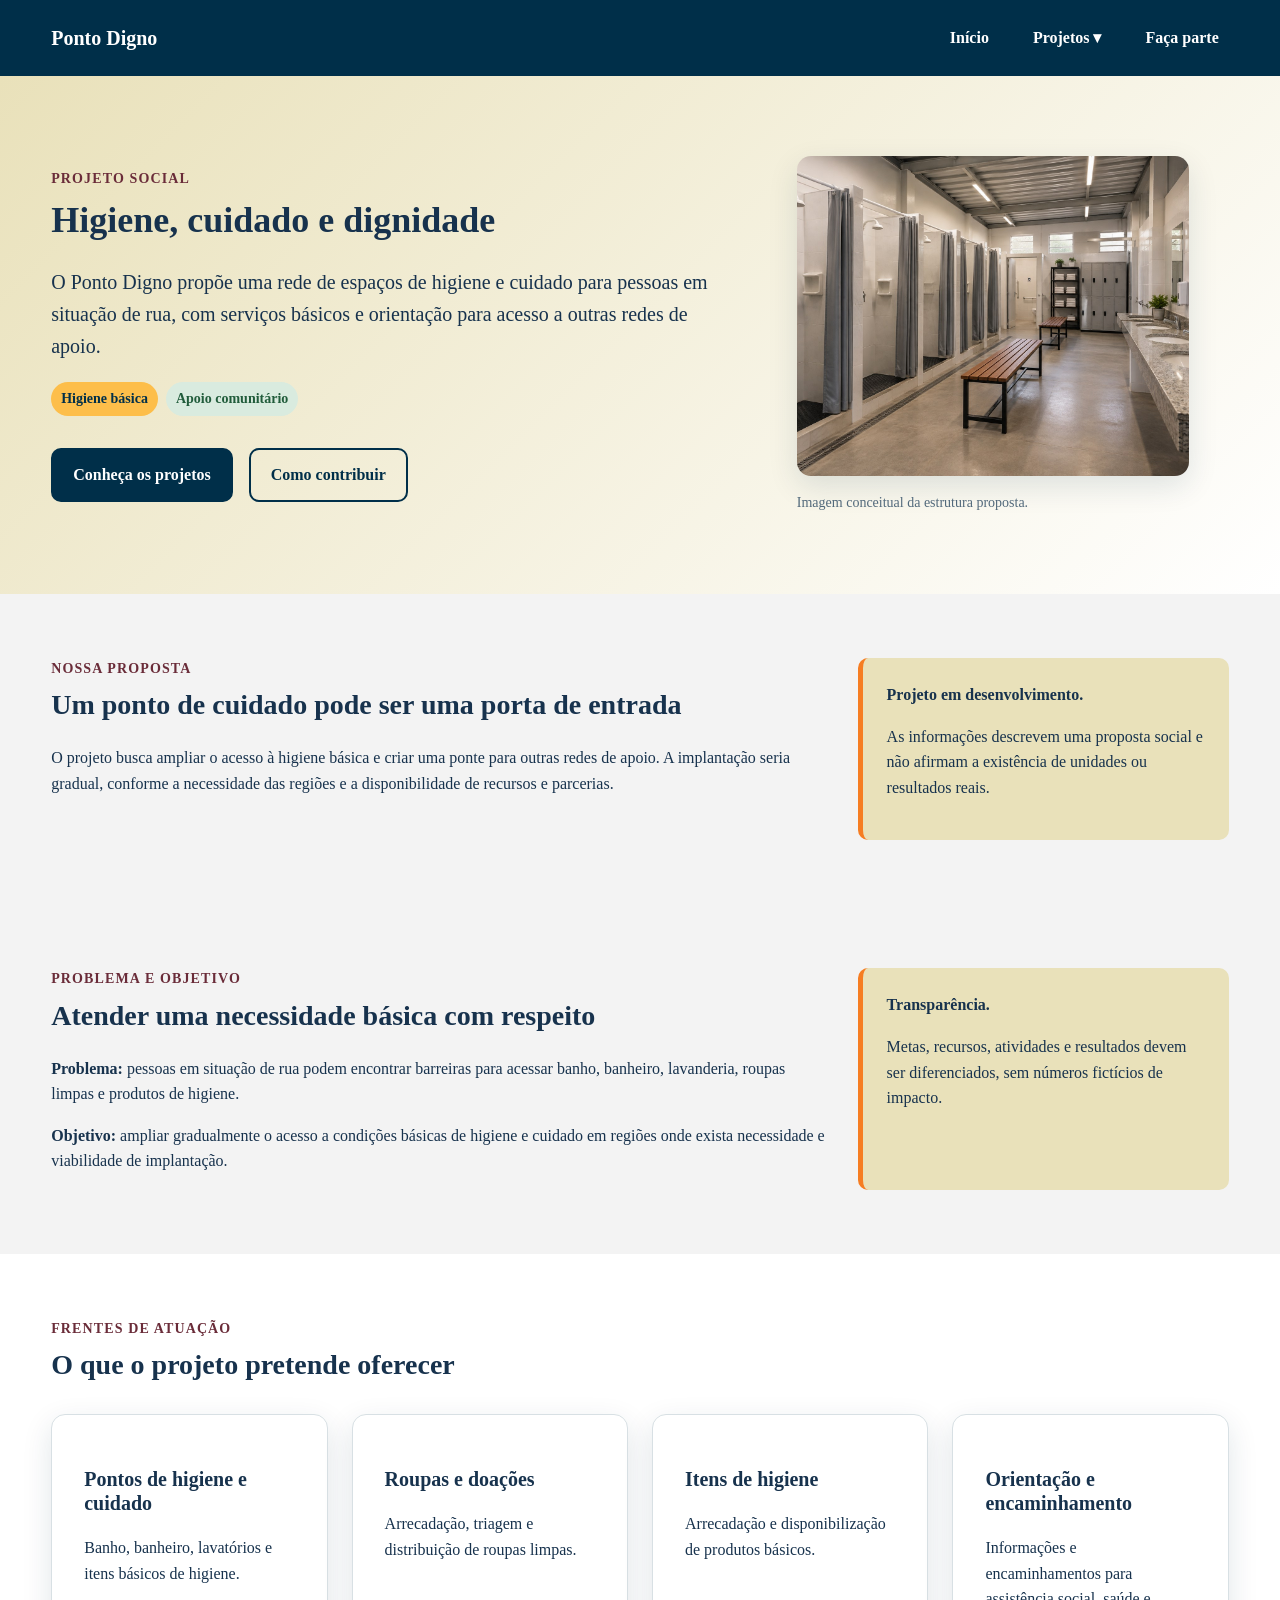
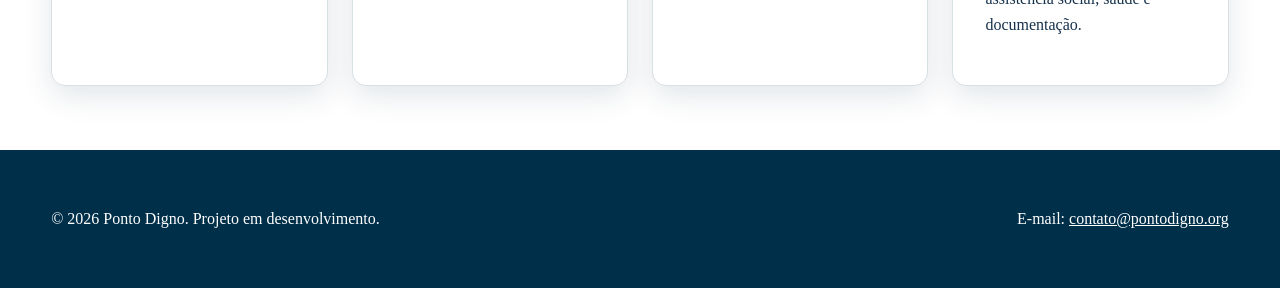
<file: docs/index.html>
<!DOCTYPE html><html lang="pt-BR"><head><meta charset="UTF-8"><meta name="viewport" content="width=device-width, initial-scale=1.0"><meta name="description" content="Ponto Digno: proposta de pontos de higiene e cuidado para pessoas em situação de rua."><title>Ponto Digno | Higiene, cuidado e dignidade</title><link rel="stylesheet" href="css/style.min.css"></head><body><a class="skip-link" href="#conteudo-principal">Pular para o conteúdo principal</a><header class="cabecalho"><div class="container cabecalho-conteudo"><a class="logo" href="index.html">Ponto Digno</a><button class="menu-toggle" id="menu-toggle" type="button" aria-controls="menu-principal" aria-expanded="false" aria-label="Abrir menu">☰</button><nav aria-label="Navegação principal"><ul class="menu" id="menu-principal"><li><a href="index.html" aria-current="page">Início</a></li><li class="menu-item-dropdown"><a class="menu-trigger" href="projetos.html">Projetos ▾</a><ul class="submenu"><li><a href="projetos.html#higiene">Pontos de higiene</a></li><li><a href="projetos.html#doacoes">Doações</a></li><li><a href="projetos.html#encaminhamento">Orientação</a></li></ul></li><li><a href="cadastro.html">Faça parte</a></li></ul></nav></div></header><main id="conteudo-principal"><section class="hero"><div class="container grid-12"><div class="hero-copy"><p class="eyebrow">Projeto social</p><h1>Higiene, cuidado e dignidade</h1><p class="lead">O Ponto Digno propõe uma rede de espaços de higiene e cuidado para pessoas em situação de rua, com serviços básicos e orientação para acesso a outras redes de apoio.</p><div class="badges"><span class="badge badge-destaque">Higiene básica</span><span class="badge badge-voluntario">Apoio comunitário</span></div><div class="acoes"><a class="botao" href="projetos.html">Conheça os projetos</a><button class="botao botao-secundario" type="button" data-open-modal onclick="window.PontoDignoUI ? window.PontoDignoUI.abrirModal(this) : document.querySelector('#modal-contribuir').classList.add('aberto')">Como contribuir</button></div></div><figure class="hero-media imagem-destaque"><img fetchpriority="high" src="imagens/03_estrutura_ponto.jpg" alt="Ilustração de um espaço coletivo de higiene com chuveiro, pia, bancos e armários."><figcaption>Imagem conceitual da estrutura proposta.</figcaption></figure></div></section><section class="secao"><div class="container grid-12"><div class="coluna-8"><p class="eyebrow">Nossa proposta</p><h2>Um ponto de cuidado pode ser uma porta de entrada</h2><p>O projeto busca ampliar o acesso à higiene básica e criar uma ponte para outras redes de apoio. A implantação seria gradual, conforme a necessidade das regiões e a disponibilidade de recursos e parcerias.</p></div><aside class="alerta coluna-4" role="note"><strong>Projeto em desenvolvimento.</strong><p>As informações descrevem uma proposta social e não afirmam a existência de unidades ou resultados reais.</p></aside></div></section><section class="secao"><div class="container grid-12"><div class="coluna-8"><p class="eyebrow">Problema e objetivo</p><h2>Atender uma necessidade básica com respeito</h2><p><strong>Problema:</strong> pessoas em situação de rua podem encontrar barreiras para acessar banho, banheiro, lavanderia, roupas limpas e produtos de higiene.</p><p><strong>Objetivo:</strong> ampliar gradualmente o acesso a condições básicas de higiene e cuidado em regiões onde exista necessidade e viabilidade de implantação.</p></div><aside class="alerta coluna-4" role="note"><strong>Transparência.</strong><p>Metas, recursos, atividades e resultados devem ser diferenciados, sem números fictícios de impacto.</p></aside></div></section><section class="secao secao-clara"><div class="container"><p class="eyebrow">Frentes de atuação</p><h2>O que o projeto pretende oferecer</h2><div class="cards"><article class="card"><h3>Pontos de higiene e cuidado</h3><p>Banho, banheiro, lavatórios e itens básicos de higiene.</p></article><article class="card"><h3>Roupas e doações</h3><p>Arrecadação, triagem e distribuição de roupas limpas.</p></article><article class="card"><h3>Itens de higiene</h3><p>Arrecadação e disponibilização de produtos básicos.</p></article><article class="card"><h3>Orientação e encaminhamento</h3><p>Informações e encaminhamentos para assistência social, saúde e documentação.</p></article></div></div></section></main><footer class="rodape"><div class="container rodape-conteudo"><p>© 2026 Ponto Digno. Projeto em desenvolvimento.</p><address>E-mail: <a href="mailto:contato@pontodigno.org">contato@pontodigno.org</a></address></div></footer><div class="modal-backdrop" id="modal-contribuir" aria-hidden="true"><div class="modal" role="dialog" aria-modal="true" aria-labelledby="modal-titulo" aria-describedby="modal-descricao"><button class="modal-close" id="modal-close" type="button" aria-label="Fechar" onclick="window.PontoDignoUI ? window.PontoDignoUI.fecharModal() : document.querySelector('#modal-contribuir').classList.remove('aberto')">×</button><p class="eyebrow">Apoio</p><h2 id="modal-titulo">Formas de contribuição</h2><p id="modal-descricao">Você pode participar como voluntário, doador ou parceiro. O cadastro é demonstrativo nesta etapa.</p><div class="badges"><span class="badge badge-voluntario">Voluntariado</span><span class="badge badge-destaque">Doações</span><span class="badge">Parcerias</span></div><div class="acoes"><a class="botao" href="cadastro.html">Abrir cadastro</a><button class="botao botao-secundario" type="button" data-toast="Obrigado pelo interesse no Ponto Digno." onclick="window.PontoDignoUI ? window.PontoDignoUI.mostrarToast(this.getAttribute('data-toast')) : (document.querySelector('#toast').textContent=this.getAttribute('data-toast'), document.querySelector('#toast').classList.add('visivel'))">Mostrar confirmação</button></div></div></div><div class="toast" id="toast" role="status" aria-live="polite"></div><script src="js/storage.min.js"></script><script src="js/ui.min.js"></script><script src="js/formulario.min.js"></script><script src="js/router.min.js"></script><script src="js/script.min.js"></script></body></html>
</file>
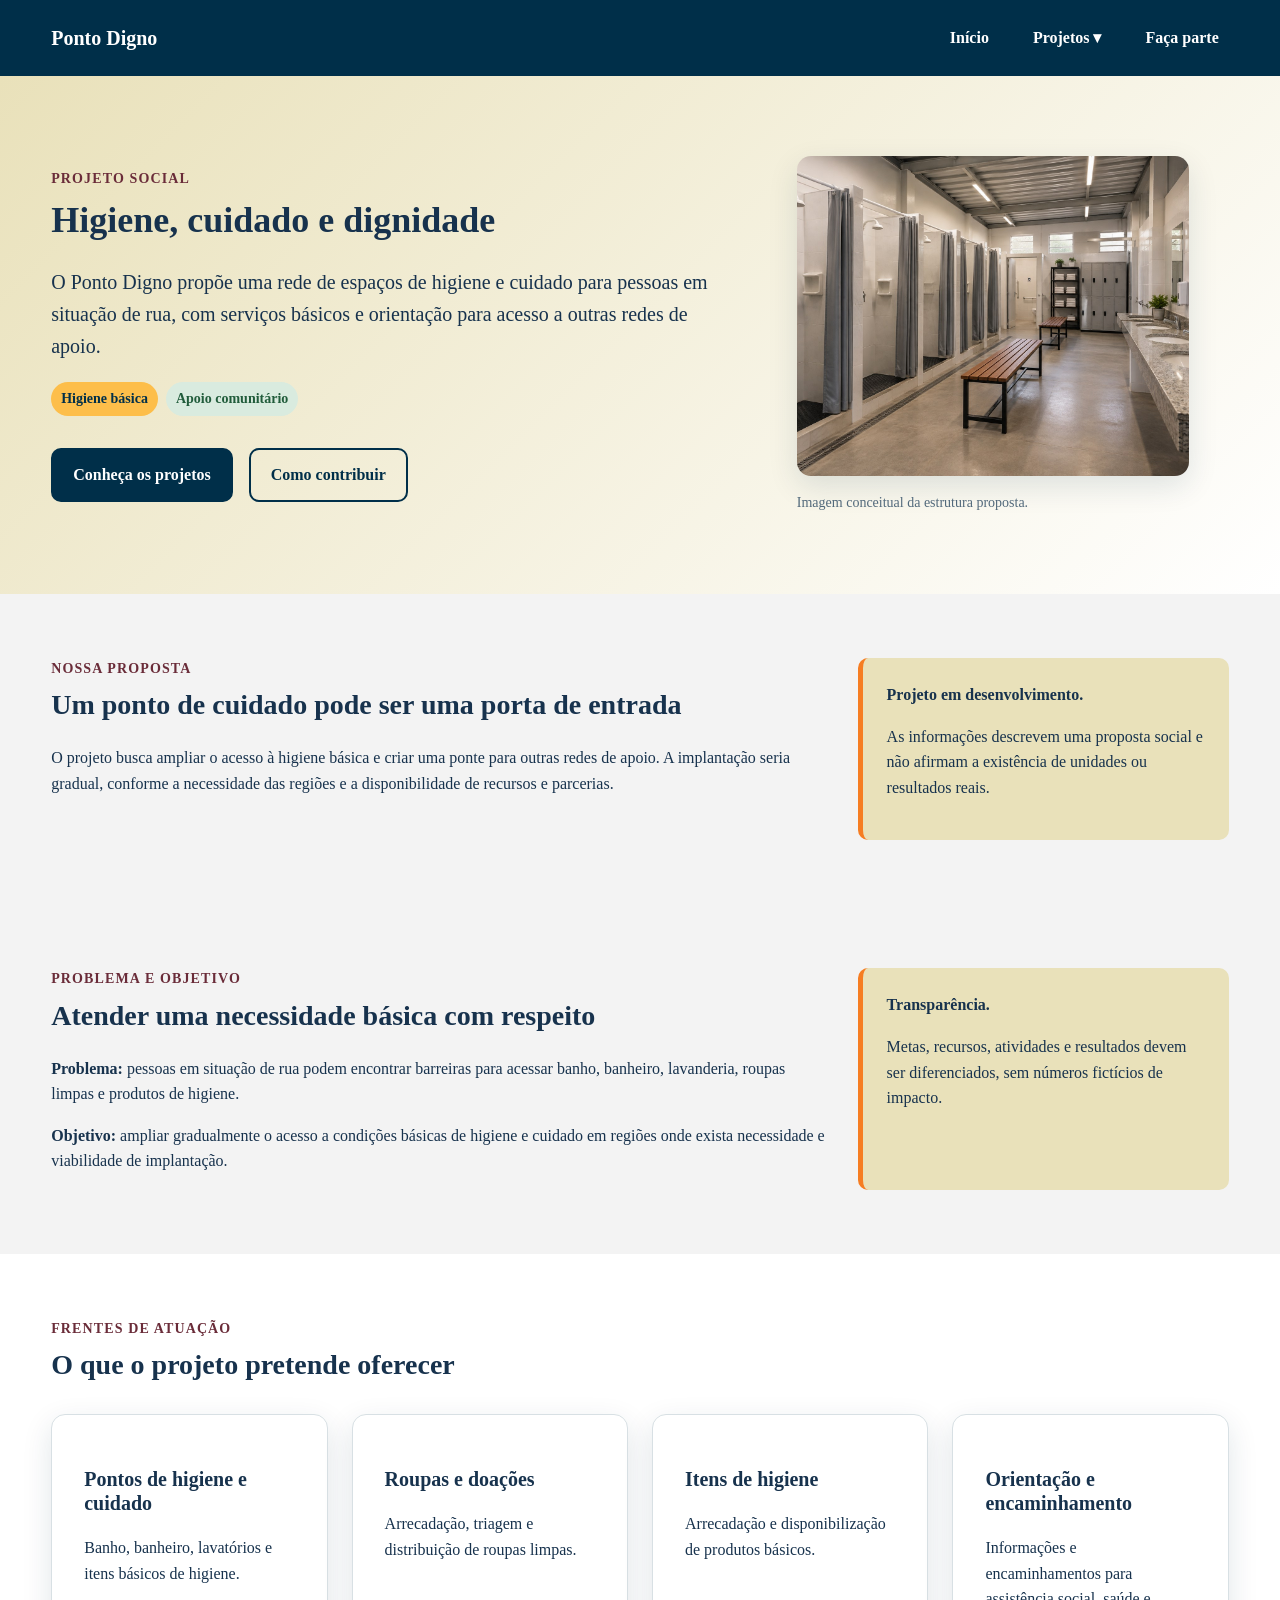
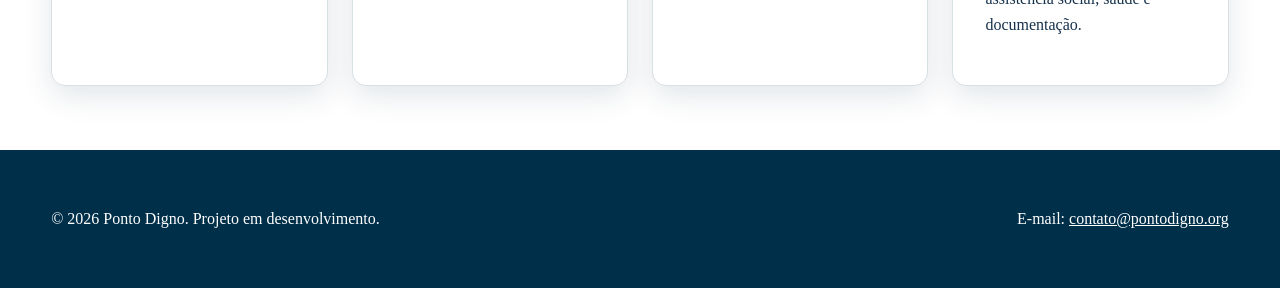
<file: html/index.html>
<!DOCTYPE html>
<html lang="pt-BR">
<head>
  <meta charset="UTF-8">
  <meta name="viewport" content="width=device-width, initial-scale=1.0">
  <meta name="description" content="Ponto Digno: proposta de pontos de higiene e cuidado para pessoas em situação de rua.">
  <title>Ponto Digno | Higiene, cuidado e dignidade</title>
  <link rel="stylesheet" href="../css/style.css">
</head>
<body>
<a class="skip-link" href="#conteudo-principal">Pular para o conteúdo principal</a>
<header class="cabecalho">
  <div class="container cabecalho-conteudo">
    <a class="logo" href="index.html">Ponto Digno</a>
    <button class="menu-toggle" id="menu-toggle" type="button" aria-controls="menu-principal" aria-expanded="false" aria-label="Abrir menu">☰</button>
    <nav aria-label="Navegação principal">
      <ul class="menu" id="menu-principal">
        <li><a href="index.html" aria-current="page">Início</a></li>
        <li class="menu-item-dropdown">
          <a class="menu-trigger" href="projetos.html">Projetos ▾</a>
          <ul class="submenu">
            <li><a href="projetos.html#higiene">Pontos de higiene</a></li>
            <li><a href="projetos.html#doacoes">Doações</a></li>
            <li><a href="projetos.html#encaminhamento">Orientação</a></li>
          </ul>
        </li>
        <li><a href="cadastro.html">Faça parte</a></li>
      </ul>
    </nav>
  </div>
</header>

<main id="conteudo-principal">
  <section class="hero">
    <div class="container grid-12">
      <div class="hero-copy">
        <p class="eyebrow">Projeto social</p>
        <h1>Higiene, cuidado e dignidade</h1>
        <p class="lead">O Ponto Digno propõe uma rede de espaços de higiene e cuidado para pessoas em situação de rua, com serviços básicos e orientação para acesso a outras redes de apoio.</p>
        <div class="badges">
          <span class="badge badge-destaque">Higiene básica</span>
          <span class="badge badge-voluntario">Apoio comunitário</span>
        </div>
        <div class="acoes">
          <a class="botao" href="projetos.html">Conheça os projetos</a>
          <button class="botao botao-secundario" type="button" data-open-modal>Como contribuir</button>
        </div>
      </div>
      <figure class="hero-media imagem-destaque">
        <img src="../imagens/03_estrutura_ponto.jpg" alt="Ilustração de um espaço coletivo de higiene com chuveiro, pia, bancos e armários.">
        <figcaption>Imagem conceitual da estrutura proposta.</figcaption>
      </figure>
    </div>
  </section>

  <section class="secao">
    <div class="container grid-12">
      <div class="coluna-8">
        <p class="eyebrow">Nossa proposta</p>
        <h2>Um ponto de cuidado pode ser uma porta de entrada</h2>
        <p>O projeto busca ampliar o acesso à higiene básica e criar uma ponte para outras redes de apoio. A implantação seria gradual, conforme a necessidade das regiões e a disponibilidade de recursos e parcerias.</p>
      </div>
      <aside class="alerta coluna-4" role="note">
        <strong>Projeto em desenvolvimento.</strong>
        <p>As informações descrevem uma proposta social e não afirmam a existência de unidades ou resultados reais.</p>
      </aside>
    </div>
  </section>

  <section class="secao">
    <div class="container grid-12">
      <div class="coluna-8">
        <p class="eyebrow">Problema e objetivo</p>
        <h2>Atender uma necessidade básica com respeito</h2>
        <p><strong>Problema:</strong> pessoas em situação de rua podem encontrar barreiras para acessar banho, banheiro, lavanderia, roupas limpas e produtos de higiene.</p>
        <p><strong>Objetivo:</strong> ampliar gradualmente o acesso a condições básicas de higiene e cuidado em regiões onde exista necessidade e viabilidade de implantação.</p>
      </div>
      <aside class="alerta coluna-4" role="note">
        <strong>Transparência.</strong>
        <p>Metas, recursos, atividades e resultados devem ser diferenciados, sem números fictícios de impacto.</p>
      </aside>
    </div>
  </section>

  <section class="secao secao-clara">
    <div class="container">
      <p class="eyebrow">Frentes de atuação</p>
      <h2>O que o projeto pretende oferecer</h2>
      <div class="cards">
        <article class="card"><h3>Pontos de higiene e cuidado</h3><p>Banho, banheiro, lavatórios e itens básicos de higiene.</p></article>
        <article class="card"><h3>Roupas e doações</h3><p>Arrecadação, triagem e distribuição de roupas limpas.</p></article>
        <article class="card"><h3>Itens de higiene</h3><p>Arrecadação e disponibilização de produtos básicos.</p></article>
        <article class="card"><h3>Orientação e encaminhamento</h3><p>Informações e encaminhamentos para assistência social, saúde e documentação.</p></article>
      </div>
    </div>
  </section>
</main>

<footer class="rodape">
  <div class="container rodape-conteudo">
    <p>© 2026 Ponto Digno. Projeto em desenvolvimento.</p>
    <address>E-mail: <a href="mailto:contato@pontodigno.org">contato@pontodigno.org</a></address>
  </div>
</footer>

<div class="modal-backdrop" id="modal-contribuir" aria-hidden="true">
  <div class="modal" role="dialog" aria-modal="true" aria-labelledby="modal-titulo" aria-describedby="modal-descricao">
    <button class="modal-close" id="modal-close" type="button" aria-label="Fechar">×</button>
    <p class="eyebrow">Apoio</p>
    <h2 id="modal-titulo">Formas de contribuição</h2>
    <p id="modal-descricao">Você pode participar como voluntário, doador ou parceiro. O cadastro é demonstrativo nesta etapa.</p>
    <div class="badges">
      <span class="badge badge-voluntario">Voluntariado</span>
      <span class="badge badge-destaque">Doações</span>
      <span class="badge">Parcerias</span>
    </div>
    <div class="acoes">
      <a class="botao" href="cadastro.html">Abrir cadastro</a>
      <button class="botao botao-secundario" type="button" data-toast="Obrigado pelo interesse no Ponto Digno.">Mostrar confirmação</button>
    </div>
  </div>
</div>
<div class="toast" id="toast" role="status" aria-live="polite"></div>

<script src="../js/storage.js"></script>
<script src="../js/ui.js"></script>
<script src="../js/formulario.js"></script>
<script src="../js/router.js"></script>
<script src="../js/script.js"></script>
</body>
</html>
</file>
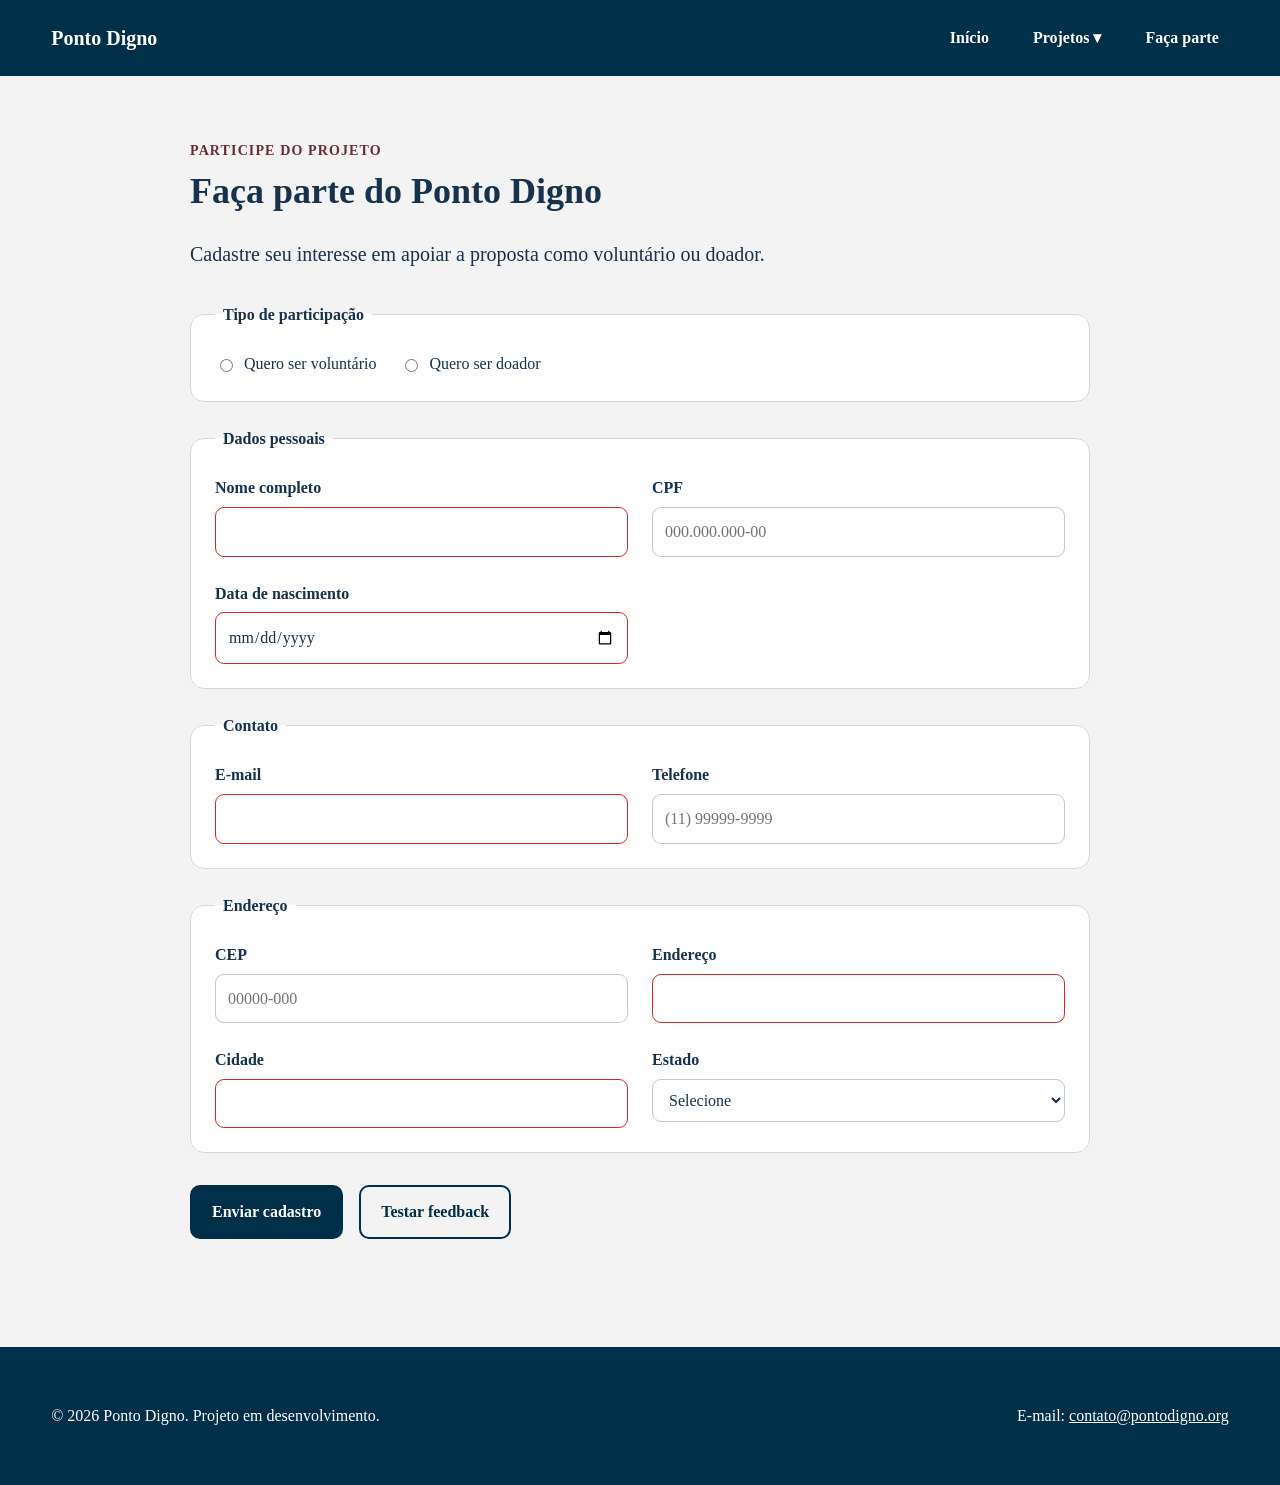
<file: docs/cadastro.html>
<!DOCTYPE html><html lang="pt-BR"><head><meta charset="UTF-8"><meta name="viewport" content="width=device-width, initial-scale=1.0"><meta name="description" content="Cadastro para pessoas interessadas em apoiar o Ponto Digno."><title>Faça parte | Ponto Digno</title><link rel="stylesheet" href="css/style.min.css"></head><body><a class="skip-link" href="#conteudo-principal">Pular para o conteúdo principal</a><header class="cabecalho"><div class="container cabecalho-conteudo"><a class="logo" href="index.html">Ponto Digno</a><button class="menu-toggle" id="menu-toggle" type="button" aria-controls="menu-principal" aria-expanded="false" aria-label="Abrir menu">☰</button><nav aria-label="Navegação principal"><ul class="menu" id="menu-principal"><li><a href="index.html">Início</a></li><li class="menu-item-dropdown"><a class="menu-trigger" href="projetos.html">Projetos ▾</a><ul class="submenu"><li><a href="projetos.html#higiene">Pontos de higiene</a></li><li><a href="projetos.html#doacoes">Doações</a></li><li><a href="projetos.html#encaminhamento">Orientação</a></li></ul></li><li><a href="cadastro.html" aria-current="page">Faça parte</a></li></ul></nav></div></header><main id="conteudo-principal"><section class="secao"><div class="container formulario-container"><p class="eyebrow">Participe do projeto</p><h1>Faça parte do Ponto Digno</h1><p class="lead">Cadastre seu interesse em apoiar a proposta como voluntário ou doador.</p><form id="form-cadastro" action="#" method="post"><fieldset><legend>Tipo de participação</legend><div class="opcoes"><label><input type="radio" name="participacao" value="voluntario" required> Quero ser voluntário</label><label><input type="radio" name="participacao" value="doador"> Quero ser doador</label></div></fieldset><fieldset><legend>Dados pessoais</legend><div class="campos-grid"><div class="campo"><label for="nome">Nome completo</label><input type="text" id="nome" name="nome" required minlength="3" autocomplete="name"></div><div class="campo"><label for="cpf">CPF</label><input type="text" id="cpf" name="cpf" required pattern="[0-9]{3}\.[0-9]{3}\.[0-9]{3}-[0-9]{2}" maxlength="14" placeholder="000.000.000-00" inputmode="numeric"></div><div class="campo"><label for="nascimento">Data de nascimento</label><input type="date" id="nascimento" name="nascimento" required></div></div></fieldset><fieldset><legend>Contato</legend><div class="campos-grid"><div class="campo"><label for="email">E-mail</label><input type="email" id="email" name="email" required autocomplete="email"></div><div class="campo"><label for="telefone">Telefone</label><input type="tel" id="telefone" name="telefone" required pattern="\([0-9]{2}\) [0-9]{4,5}-[0-9]{4}" maxlength="15" placeholder="(11) 99999-9999" inputmode="tel" autocomplete="tel"></div></div></fieldset><fieldset><legend>Endereço</legend><div class="campos-grid"><div class="campo"><label for="cep">CEP</label><input type="text" id="cep" name="cep" required pattern="[0-9]{5}-[0-9]{3}" maxlength="9" placeholder="00000-000" inputmode="numeric"></div><div class="campo"><label for="endereco">Endereço</label><input type="text" id="endereco" name="endereco" required autocomplete="address-line1"></div><div class="campo"><label for="cidade">Cidade</label><input type="text" id="cidade" name="cidade" required autocomplete="address-level2"></div><div class="campo"><label for="estado">Estado</label><select id="estado" name="estado" required><option value="">Selecione</option><option>AC</option><option>AL</option><option>AP</option><option>AM</option><option>BA</option><option>CE</option><option>DF</option><option>ES</option><option>GO</option><option>MA</option><option>MT</option><option>MS</option><option>MG</option><option>PA</option><option>PB</option><option>PR</option><option>PE</option><option>PI</option><option>RJ</option><option>RN</option><option>RS</option><option>RO</option><option>RR</option><option>SC</option><option>SP</option><option>SE</option><option>TO</option></select></div></div></fieldset><div class="acoes"><button class="botao" type="submit">Enviar cadastro</button><button class="botao botao-secundario" type="button" data-toast="Os dados só seriam enviados após validação do formulário.">Testar feedback</button></div><p id="mensagem-form" class="mensagem" aria-live="polite"></p></form></div></section></main><footer class="rodape"><div class="container rodape-conteudo"><p>© 2026 Ponto Digno. Projeto em desenvolvimento.</p><address>E-mail: <a href="mailto:contato@pontodigno.org">contato@pontodigno.org</a></address></div></footer><div class="toast" id="toast" role="status" aria-live="polite"></div><script src="js/storage.min.js"></script><script src="js/ui.min.js"></script><script src="js/formulario.min.js"></script><script src="js/router.min.js"></script><script src="js/script.min.js"></script></body></html>
</file>
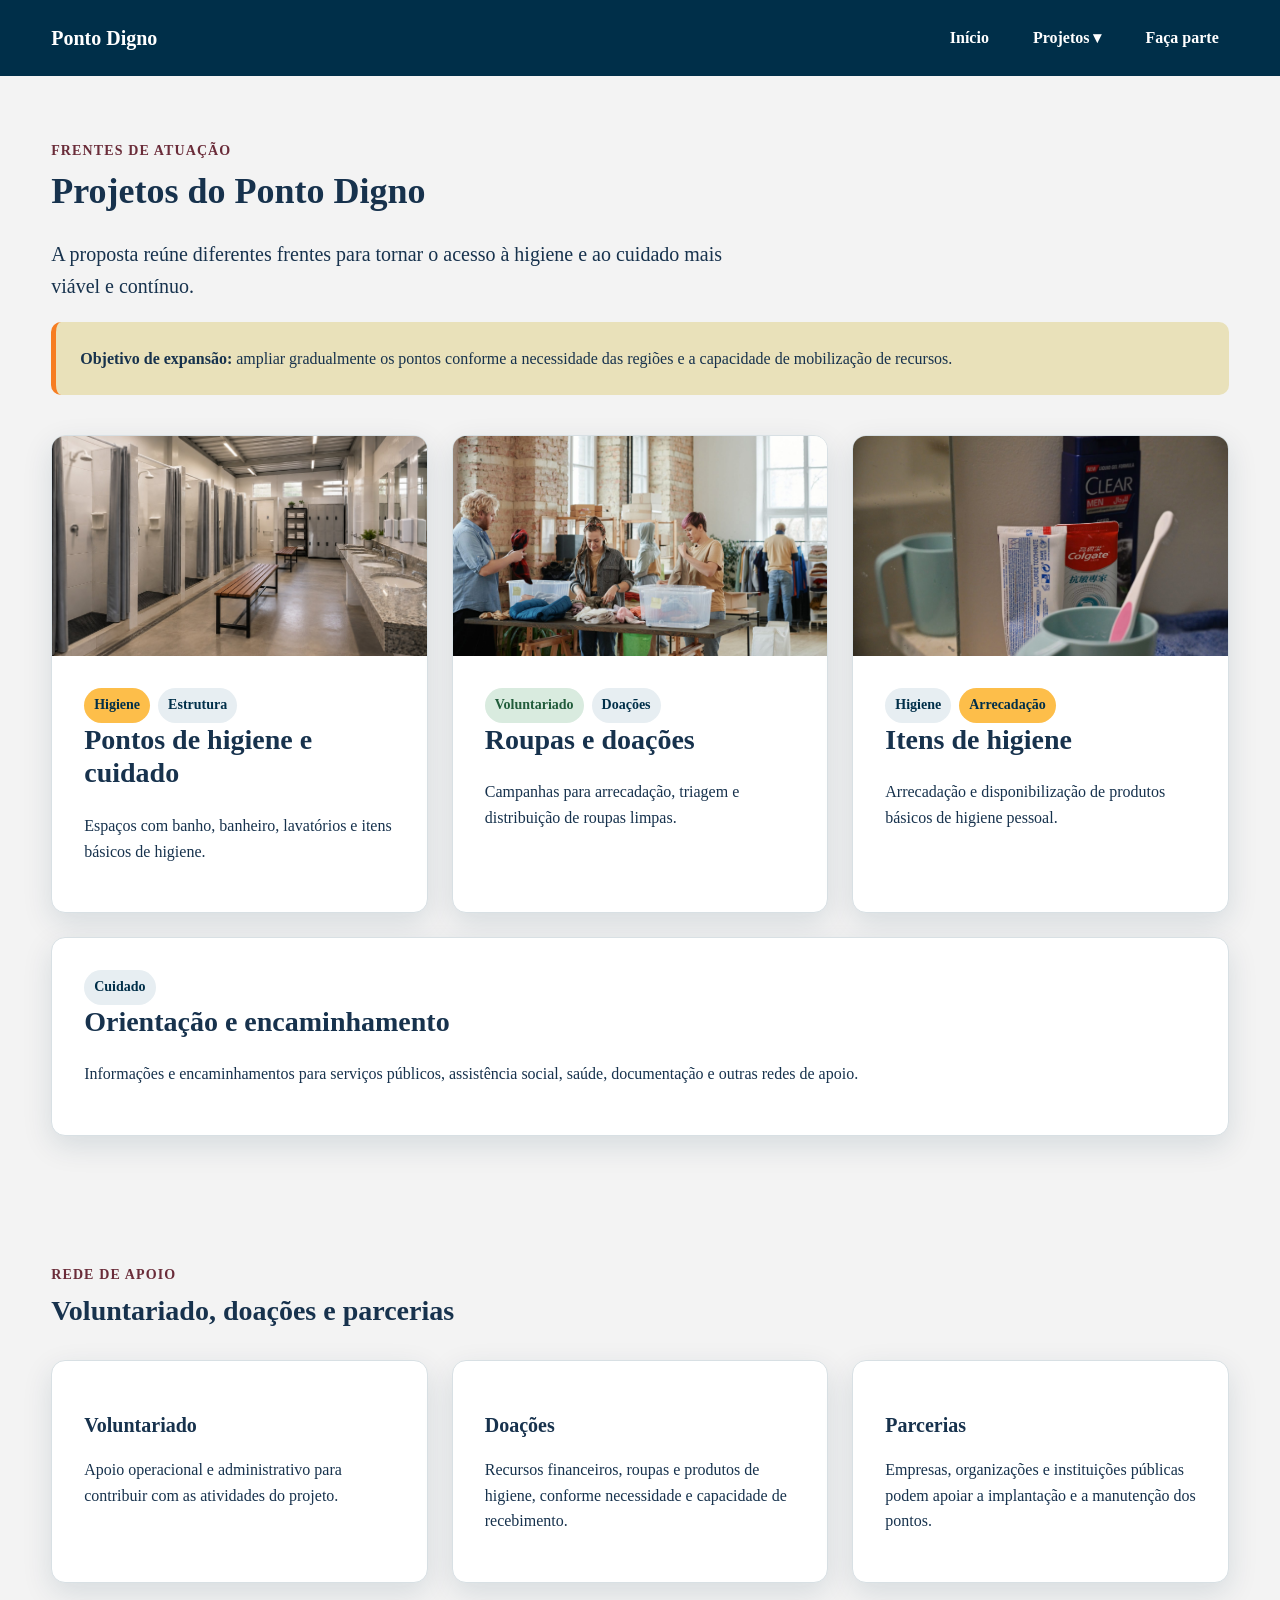
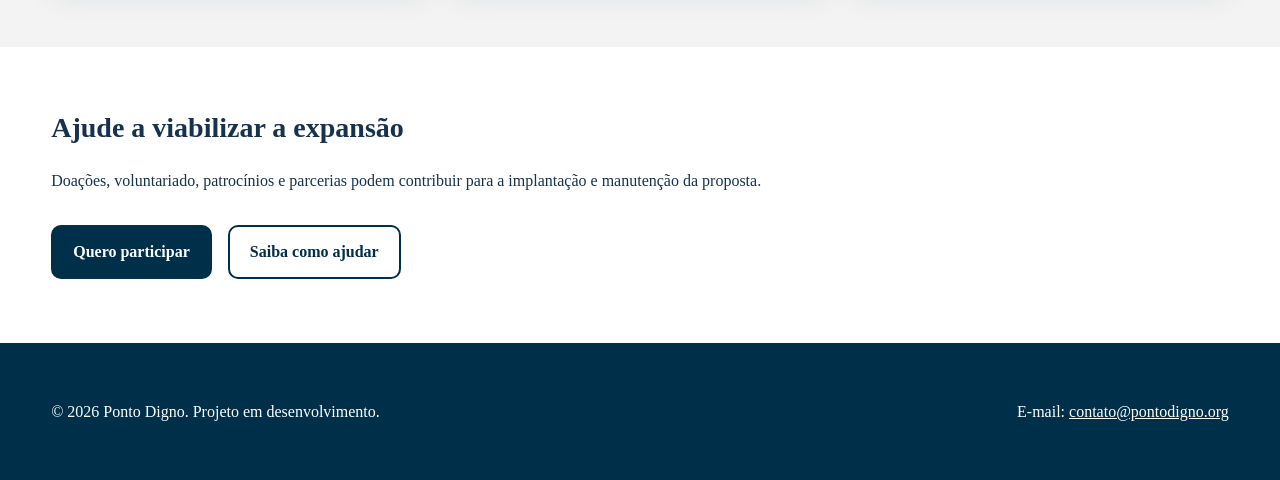
<file: docs/projetos.html>
<!DOCTYPE html><html lang="pt-BR"><head><meta charset="UTF-8"><meta name="viewport" content="width=device-width, initial-scale=1.0"><meta name="description" content="Conheça os projetos e frentes de atuação propostas pelo Ponto Digno."><title>Projetos | Ponto Digno</title><link rel="stylesheet" href="css/style.min.css"></head><body><a class="skip-link" href="#conteudo-principal">Pular para o conteúdo principal</a><header class="cabecalho"><div class="container cabecalho-conteudo"><a class="logo" href="index.html">Ponto Digno</a><button class="menu-toggle" id="menu-toggle" type="button" aria-controls="menu-principal" aria-expanded="false" aria-label="Abrir menu">☰</button><nav aria-label="Navegação principal"><ul class="menu" id="menu-principal"><li><a href="index.html">Início</a></li><li class="menu-item-dropdown"><a class="menu-trigger" href="projetos.html" aria-current="page">Projetos ▾</a><ul class="submenu"><li><a href="#higiene">Pontos de higiene</a></li><li><a href="#doacoes">Doações</a></li><li><a href="#encaminhamento">Orientação</a></li></ul></li><li><a href="cadastro.html">Faça parte</a></li></ul></nav></div></header><main id="conteudo-principal"><section class="secao"><div class="container"><p class="eyebrow">Frentes de atuação</p><h1>Projetos do Ponto Digno</h1><p class="lead">A proposta reúne diferentes frentes para tornar o acesso à higiene e ao cuidado mais viável e contínuo.</p><div class="alerta" role="note"><strong>Objetivo de expansão:</strong> ampliar gradualmente os pontos conforme a necessidade das regiões e a capacidade de mobilização de recursos.</div><div class="projetos-grid"><article class="card projeto-card" id="higiene"><img fetchpriority="high" src="imagens/03_estrutura_ponto.jpg" alt="Ilustração de espaço coletivo de higiene com chuveiro, pia, bancos e armários."><div class="projeto-conteudo"><div class="badges"><span class="badge badge-destaque">Higiene</span><span class="badge">Estrutura</span></div><h2>Pontos de higiene e cuidado</h2><p>Espaços com banho, banheiro, lavatórios e itens básicos de higiene.</p></div></article><article class="card projeto-card" id="doacoes"><img loading="lazy" decoding="async" src="imagens/01_doacao_roupas.jpg" alt="Ilustração de caixas com roupas organizadas para doação."><div class="projeto-conteudo"><div class="badges"><span class="badge badge-voluntario">Voluntariado</span><span class="badge">Doações</span></div><h2>Roupas e doações</h2><p>Campanhas para arrecadação, triagem e distribuição de roupas limpas.</p></div></article><article class="card projeto-card" id="itens-higiene"><img loading="lazy" decoding="async" src="imagens/02_kit_higiene.jpg" alt="Ilustração de kit com sabonete, escova de dentes e pasta de dentes."><div class="projeto-conteudo"><div class="badges"><span class="badge">Higiene</span><span class="badge badge-destaque">Arrecadação</span></div><h2>Itens de higiene</h2><p>Arrecadação e disponibilização de produtos básicos de higiene pessoal.</p></div></article><article class="card projeto-card" id="encaminhamento"><div class="projeto-conteudo"><div class="badges"><span class="badge">Cuidado</span></div><h2>Orientação e encaminhamento</h2><p>Informações e encaminhamentos para serviços públicos, assistência social, saúde, documentação e outras redes de apoio.</p></div></article></div></div></section><section class="secao"><div class="container"><p class="eyebrow">Rede de apoio</p><h2>Voluntariado, doações e parcerias</h2><div class="cards"><article class="card"><h3>Voluntariado</h3><p>Apoio operacional e administrativo para contribuir com as atividades do projeto.</p></article><article class="card"><h3>Doações</h3><p>Recursos financeiros, roupas e produtos de higiene, conforme necessidade e capacidade de recebimento.</p></article><article class="card"><h3>Parcerias</h3><p>Empresas, organizações e instituições públicas podem apoiar a implantação e a manutenção dos pontos.</p></article></div></div></section><section class="secao secao-clara"><div class="container"><h2>Ajude a viabilizar a expansão</h2><p>Doações, voluntariado, patrocínios e parcerias podem contribuir para a implantação e manutenção da proposta.</p><div class="acoes"><a class="botao" href="cadastro.html">Quero participar</a><button class="botao botao-secundario" type="button" data-open-modal onclick="window.PontoDignoUI ? window.PontoDignoUI.abrirModal(this) : document.querySelector('#modal-contribuir').classList.add('aberto')">Saiba como ajudar</button></div></div></section></main><footer class="rodape"><div class="container rodape-conteudo"><p>© 2026 Ponto Digno. Projeto em desenvolvimento.</p><address>E-mail: <a href="mailto:contato@pontodigno.org">contato@pontodigno.org</a></address></div></footer><div class="modal-backdrop" id="modal-contribuir" aria-hidden="true"><div class="modal" role="dialog" aria-modal="true" aria-labelledby="modal-titulo" aria-describedby="modal-descricao"><button class="modal-close" id="modal-close" type="button" aria-label="Fechar" onclick="window.PontoDignoUI ? window.PontoDignoUI.fecharModal() : document.querySelector('#modal-contribuir').classList.remove('aberto')">×</button><p class="eyebrow">Apoio</p><h2 id="modal-titulo">Formas de contribuição</h2><p id="modal-descricao">Você pode participar como voluntário, doador ou parceiro. O cadastro é demonstrativo nesta etapa.</p><div class="acoes"><a class="botao" href="cadastro.html">Abrir cadastro</a><button class="botao botao-secundario" type="button" data-toast="Obrigado pelo interesse no Ponto Digno." onclick="window.PontoDignoUI ? window.PontoDignoUI.mostrarToast(this.getAttribute('data-toast')) : (document.querySelector('#toast').textContent=this.getAttribute('data-toast'), document.querySelector('#toast').classList.add('visivel'))">Mostrar confirmação</button></div></div></div><div class="toast" id="toast" role="status" aria-live="polite"></div><script src="js/storage.min.js"></script><script src="js/ui.min.js"></script><script src="js/formulario.min.js"></script><script src="js/router.min.js"></script><script src="js/script.min.js"></script></body></html>
</file>
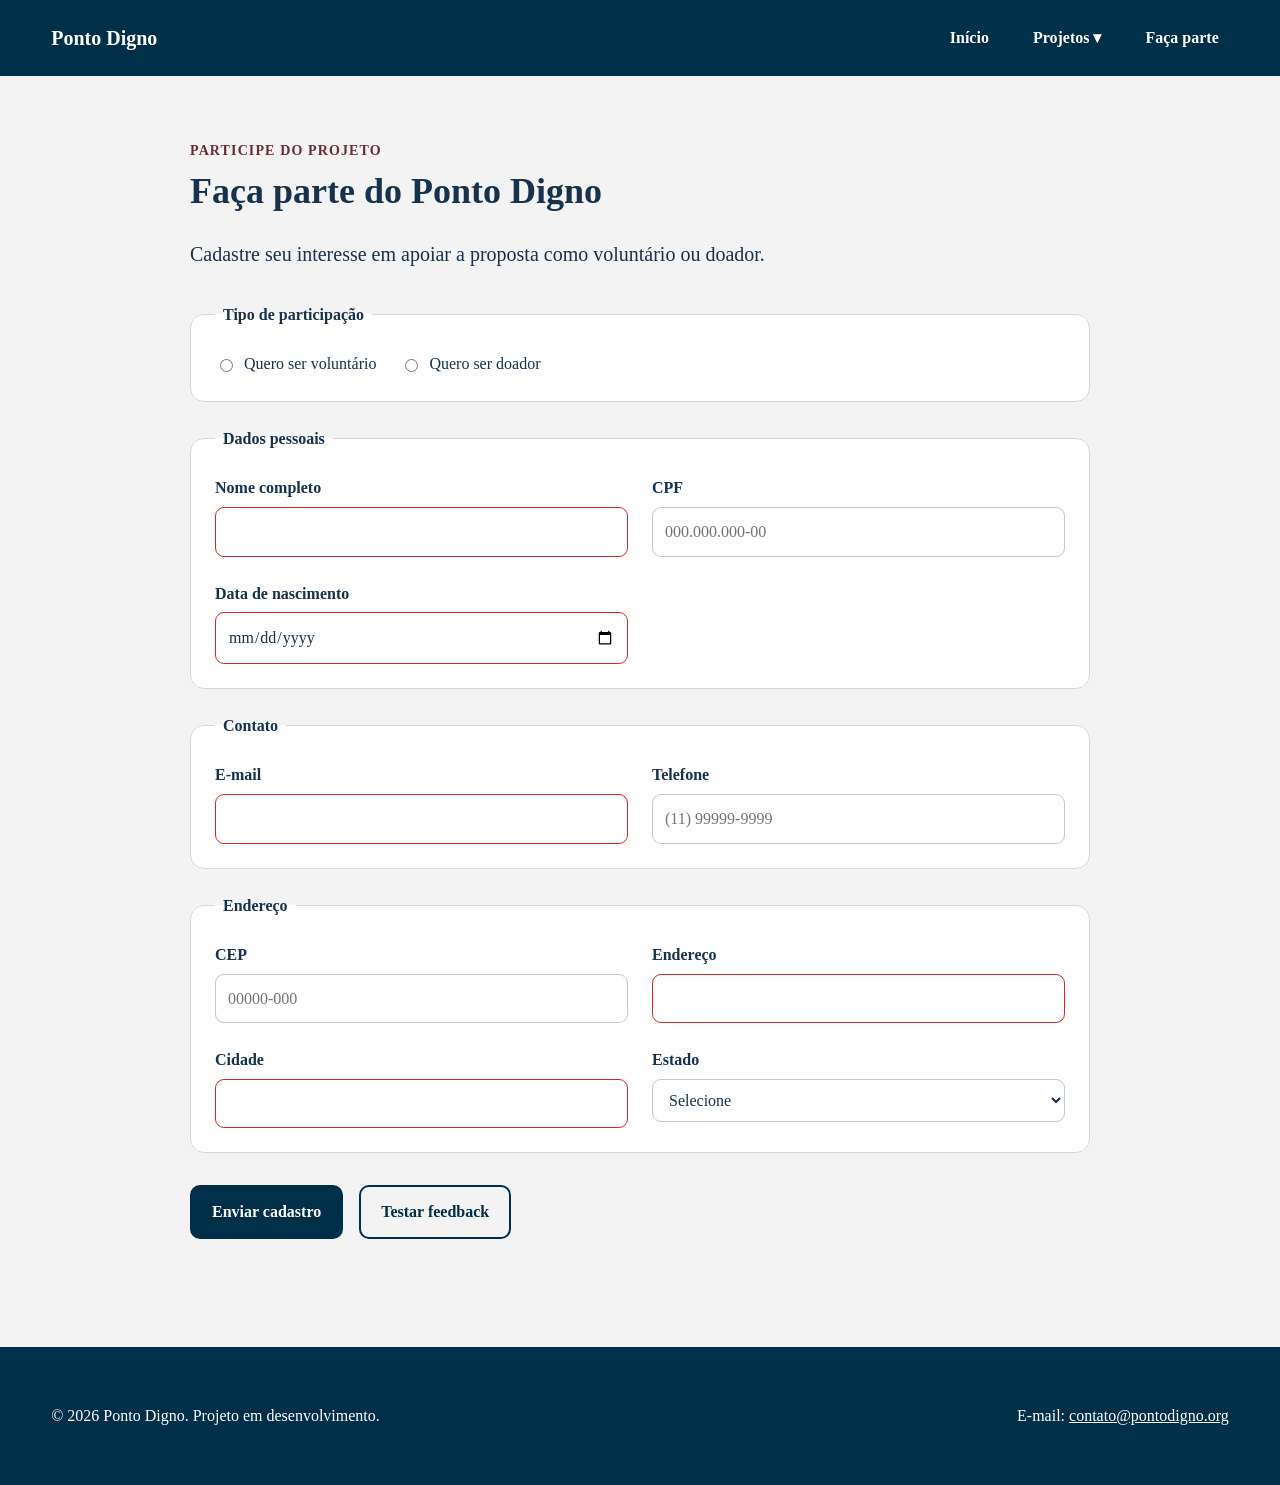
<file: html/cadastro.html>
<!DOCTYPE html>
<html lang="pt-BR">
<head>
  <meta charset="UTF-8">
  <meta name="viewport" content="width=device-width, initial-scale=1.0">
  <meta name="description" content="Cadastro para pessoas interessadas em apoiar o Ponto Digno.">
  <title>Faça parte | Ponto Digno</title>
  <link rel="stylesheet" href="../css/style.css">
</head>
<body>
<a class="skip-link" href="#conteudo-principal">Pular para o conteúdo principal</a>
<header class="cabecalho">
  <div class="container cabecalho-conteudo">
    <a class="logo" href="index.html">Ponto Digno</a>
    <button class="menu-toggle" id="menu-toggle" type="button" aria-controls="menu-principal" aria-expanded="false" aria-label="Abrir menu">☰</button>
    <nav aria-label="Navegação principal">
      <ul class="menu" id="menu-principal">
        <li><a href="index.html">Início</a></li>
        <li class="menu-item-dropdown"><a class="menu-trigger" href="projetos.html">Projetos ▾</a><ul class="submenu"><li><a href="projetos.html#higiene">Pontos de higiene</a></li><li><a href="projetos.html#doacoes">Doações</a></li><li><a href="projetos.html#encaminhamento">Orientação</a></li></ul></li>
        <li><a href="cadastro.html" aria-current="page">Faça parte</a></li>
      </ul>
    </nav>
  </div>
</header>

<main id="conteudo-principal">
<section class="secao">
  <div class="container formulario-container">
    <p class="eyebrow">Participe do projeto</p>
    <h1>Faça parte do Ponto Digno</h1>
    <p class="lead">Cadastre seu interesse em apoiar a proposta como voluntário ou doador.</p>

    <form id="form-cadastro" action="#" method="post">
      <fieldset>
        <legend>Tipo de participação</legend>
        <div class="opcoes">
          <label><input type="radio" name="participacao" value="voluntario" required> Quero ser voluntário</label>
          <label><input type="radio" name="participacao" value="doador"> Quero ser doador</label>
        </div>
      </fieldset>

      <fieldset>
        <legend>Dados pessoais</legend>
        <div class="campos-grid">
          <div class="campo"><label for="nome">Nome completo</label><input type="text" id="nome" name="nome" required minlength="3" autocomplete="name"></div>
          <div class="campo"><label for="cpf">CPF</label><input type="text" id="cpf" name="cpf" required pattern="[0-9]{3}\.[0-9]{3}\.[0-9]{3}-[0-9]{2}" maxlength="14" placeholder="000.000.000-00" inputmode="numeric"></div>
          <div class="campo"><label for="nascimento">Data de nascimento</label><input type="date" id="nascimento" name="nascimento" required></div>
        </div>
      </fieldset>

      <fieldset>
        <legend>Contato</legend>
        <div class="campos-grid">
          <div class="campo"><label for="email">E-mail</label><input type="email" id="email" name="email" required autocomplete="email"></div>
          <div class="campo"><label for="telefone">Telefone</label><input type="tel" id="telefone" name="telefone" required pattern="\([0-9]{2}\) [0-9]{4,5}-[0-9]{4}" maxlength="15" placeholder="(11) 99999-9999" inputmode="tel" autocomplete="tel"></div>
        </div>
      </fieldset>

      <fieldset>
        <legend>Endereço</legend>
        <div class="campos-grid">
          <div class="campo"><label for="cep">CEP</label><input type="text" id="cep" name="cep" required pattern="[0-9]{5}-[0-9]{3}" maxlength="9" placeholder="00000-000" inputmode="numeric"></div>
          <div class="campo"><label for="endereco">Endereço</label><input type="text" id="endereco" name="endereco" required autocomplete="address-line1"></div>
          <div class="campo"><label for="cidade">Cidade</label><input type="text" id="cidade" name="cidade" required autocomplete="address-level2"></div>
          <div class="campo"><label for="estado">Estado</label><select id="estado" name="estado" required><option value="">Selecione</option><option>AC</option><option>AL</option><option>AP</option><option>AM</option><option>BA</option><option>CE</option><option>DF</option><option>ES</option><option>GO</option><option>MA</option><option>MT</option><option>MS</option><option>MG</option><option>PA</option><option>PB</option><option>PR</option><option>PE</option><option>PI</option><option>RJ</option><option>RN</option><option>RS</option><option>RO</option><option>RR</option><option>SC</option><option>SP</option><option>SE</option><option>TO</option></select></div>
        </div>
      </fieldset>

      <div class="acoes">
        <button class="botao" type="submit">Enviar cadastro</button>
        <button class="botao botao-secundario" type="button" data-toast="Os dados só seriam enviados após validação do formulário.">Testar feedback</button>
      </div>
      <p id="mensagem-form" class="mensagem" aria-live="polite"></p>
    </form>
  </div>
</section>
</main>

<footer class="rodape"><div class="container rodape-conteudo"><p>© 2026 Ponto Digno. Projeto em desenvolvimento.</p><address>E-mail: <a href="mailto:contato@pontodigno.org">contato@pontodigno.org</a></address></div></footer>
<div class="toast" id="toast" role="status" aria-live="polite"></div>

<script src="../js/storage.js"></script>
<script src="../js/ui.js"></script>
<script src="../js/formulario.js"></script>
<script src="../js/router.js"></script>
<script src="../js/script.js"></script>
</body>
</html>
</file>
<file: css/style.css>
.skip-link{position:absolute;left:8px;top:-48px;z-index:200;padding:10px 14px;background:var(--cor-amarelo);color:var(--cor-azul);font-weight:800;text-decoration:none;border-radius:8px}.skip-link:focus{top:8px}
:root{
  --cor-azul:#002F49;--cor-vinho:#6A2C39;--cor-vermelho:#D62A28;--cor-laranja:#F67D22;
  --cor-amarelo:#FDBE4A;--cor-creme:#E9E1BA;--cor-branco:#FFFFFF;--cor-cinza:#F3F3F3;
  --cor-texto:#17324D;--cor-sucesso:#2F7D55;--fonte-xs:14px;--fonte-sm:16px;--fonte-md:20px;
  --fonte-lg:28px;--fonte-xl:36px;--espaco-1:8px;--espaco-2:16px;--espaco-3:24px;
  --espaco-4:32px;--espaco-5:40px;--espaco-6:48px;--espaco-7:64px;--raio:14px;
  --sombra:0 10px 30px rgba(0,47,73,.12);--transicao:180ms ease;
}
*{box-sizing:border-box}html{scroll-behavior:smooth}body{margin:0;font-family:"Times New Roman",Times,serif;line-height:1.6;color:var(--cor-texto);background:var(--cor-cinza)}img{max-width:100%;height:auto}a{color:inherit}button,input,select,textarea{font:inherit}.container{width:min(1180px,92%);margin-inline:auto}
.grid-12{display:grid;grid-template-columns:repeat(12,minmax(0,1fr));gap:var(--espaco-4)}.coluna-8{grid-column:span 8}.coluna-4{grid-column:span 4}
.cabecalho{position:sticky;top:0;z-index:50;background:var(--cor-azul);color:var(--cor-branco)}.cabecalho-conteudo{min-height:76px;display:flex;justify-content:space-between;align-items:center;gap:var(--espaco-3)}
.logo{color:var(--cor-branco);text-decoration:none;font-size:var(--fonte-md);font-weight:800;white-space:nowrap}
.menu-toggle{display:none;border:2px solid var(--cor-creme);background:transparent;color:var(--cor-branco);padding:9px 11px;border-radius:10px}.menu-toggle:focus-visible{outline:3px solid var(--cor-amarelo);outline-offset:2px}
.menu{display:flex;align-items:center;gap:var(--espaco-3);list-style:none;margin:0;padding:0}.menu>li{position:relative}.menu a,.menu-trigger{display:block;color:var(--cor-branco);text-decoration:none;font-weight:700;padding:8px 10px;border-radius:8px}.menu a:hover,.menu a:focus-visible,.menu-trigger:hover,.menu-trigger:focus-visible{background:rgba(255,255,255,.12)}
.submenu{position:absolute;top:calc(100% + 8px);left:0;min-width:230px;padding:10px;list-style:none;background:var(--cor-branco);color:var(--cor-texto);border-radius:12px;box-shadow:var(--sombra);opacity:0;visibility:hidden;transform:translateY(-8px);transition:opacity var(--transicao),transform var(--transicao),visibility var(--transicao)}.submenu a{color:var(--cor-texto)}.menu-item-dropdown:hover .submenu,.menu-item-dropdown:focus-within .submenu{opacity:1;visibility:visible;transform:translateY(0)}
.hero{padding:var(--espaco-7) 0;background:linear-gradient(135deg,var(--cor-creme),var(--cor-branco))}.hero-copy{grid-column:span 7;align-self:center}.hero-media{grid-column:span 5}.imagem-destaque img{width:100%;min-height:320px;object-fit:cover;border-radius:var(--raio);box-shadow:var(--sombra)}.imagem-destaque figcaption{margin-top:8px;color:#52697b;font-size:var(--fonte-xs)}
.eyebrow{margin:0 0 var(--espaco-1);font-size:var(--fonte-xs);font-weight:800;letter-spacing:.08em;text-transform:uppercase;color:var(--cor-vinho)}h1,h2,h3{line-height:1.2}h1{margin:0 0 var(--espaco-3);font-size:var(--fonte-xl)}h2{font-size:var(--fonte-lg);margin-top:0}h3{font-size:var(--fonte-md)}.lead{font-size:var(--fonte-md);max-width:680px}
.secao{padding:var(--espaco-7) 0}.secao-clara{background:var(--cor-branco)}
/* Flexbox 5: áreas de ações e participação */
.acoes{display:flex;flex-wrap:wrap;gap:var(--espaco-2);align-items:center;margin-top:var(--espaco-4)}.botao{display:inline-flex;justify-content:center;align-items:center;gap:var(--espaco-1);border:2px solid var(--cor-azul);border-radius:10px;padding:12px 20px;background:var(--cor-azul);color:var(--cor-branco);text-decoration:none;font-weight:800;cursor:pointer;transition:transform var(--transicao),background var(--transicao),box-shadow var(--transicao)}.botao:hover{background:var(--cor-vinho);border-color:var(--cor-vinho);transform:translateY(-1px);box-shadow:0 8px 18px rgba(106,44,57,.18)}.botao:focus-visible{outline:3px solid var(--cor-amarelo);outline-offset:3px}.botao-secundario{background:transparent;color:var(--cor-azul)}.botao-secundario:hover{color:var(--cor-branco)}
.alerta{padding:var(--espaco-3);border-left:5px solid var(--cor-laranja);background:var(--cor-creme);border-radius:10px}.badges{display:flex;flex-wrap:wrap;gap:var(--espaco-1)}.badge{display:inline-flex;align-items:center;border-radius:999px;padding:6px 10px;background:#e7eef2;color:var(--cor-azul);font-size:var(--fonte-xs);font-weight:800}.badge-destaque{background:var(--cor-amarelo)}.badge-voluntario{background:#d9ebdf;color:#215c3b}
/* Flexbox 3: cartões da página inicial */
.cards{display:flex;flex-wrap:wrap;gap:var(--espaco-3);margin-top:var(--espaco-4)}.card{flex:1 1 240px;padding:var(--espaco-4);background:var(--cor-branco);border:1px solid #d8e0e4;border-radius:var(--raio);box-shadow:var(--sombra)}
/* Flexbox 4: cartões dos projetos sociais */
.projetos-grid{display:flex;flex-wrap:wrap;gap:var(--espaco-3);margin-top:var(--espaco-5)}.projeto-card{flex:1 1 340px;padding:0;overflow:hidden}.projeto-card img{display:block;width:100%;height:220px;object-fit:cover;background:var(--cor-creme)}.projeto-conteudo{padding:var(--espaco-4)}
.formulario-container{max-width:900px}.formulario-container form{margin-top:var(--espaco-4)}fieldset{margin:0 0 var(--espaco-3);padding:var(--espaco-3);border:1px solid #cfd9de;border-radius:var(--raio);background:var(--cor-branco)}legend{padding:0 var(--espaco-1);font-weight:800}.opcoes{display:flex;flex-wrap:wrap;gap:var(--espaco-3)}.opcoes label{display:inline-flex;align-items:center;gap:8px}.campos-grid{display:grid;grid-template-columns:repeat(2,minmax(0,1fr));gap:var(--espaco-3)}.campo{display:flex;flex-direction:column;gap:6px}.campo label{font-weight:800;font-size:var(--fonte-sm)}.campo input,.campo select{width:100%;padding:11px 12px;border:1px solid #bdcbd2;border-radius:9px;background:#fff;color:var(--cor-texto)}.campo input:focus,.campo select:focus{outline:none;border-color:var(--cor-azul);box-shadow:0 0 0 3px rgba(0,47,73,.12)}.campo input:invalid:not(:placeholder-shown){border-color:var(--cor-vermelho)}.campo input:valid{border-color:var(--cor-sucesso)}.mensagem{min-height:28px;margin:var(--espaco-2) 0 0;font-weight:800}.mensagem.sucesso{color:var(--cor-sucesso)}
.rodape{padding:var(--espaco-5) 0;background:var(--cor-azul);color:var(--cor-branco)}.rodape-conteudo{display:flex;justify-content:space-between;align-items:center;gap:var(--espaco-3)}.rodape address{font-style:normal}
.modal-backdrop{position:fixed;inset:0;z-index:100;display:none;place-items:center;padding:var(--espaco-3);background:rgba(0,47,73,.72)}.modal-backdrop.aberto{display:grid}.modal{width:min(620px,100%);padding:var(--espaco-5);background:var(--cor-branco);border-radius:var(--raio);box-shadow:0 24px 60px rgba(0,0,0,.25);position:relative}.modal-close{position:absolute;top:14px;right:14px;border:0;background:transparent;font-size:28px;cursor:pointer;color:var(--cor-azul)}.modal-close:focus-visible{outline:3px solid var(--cor-amarelo)}
.toast{position:fixed;right:24px;bottom:24px;z-index:120;max-width:min(420px,calc(100% - 48px));padding:14px 18px;border-radius:10px;background:var(--cor-azul);color:var(--cor-branco);box-shadow:var(--sombra);opacity:0;transform:translateY(16px);pointer-events:none;transition:opacity var(--transicao),transform var(--transicao)}.toast.visivel{opacity:1;transform:translateY(0)}
@media(max-width:800px){.menu-toggle{display:block}.cabecalho nav{display:none;position:absolute;top:76px;left:0;width:100%;padding:12px 4%;background:var(--cor-azul)}.cabecalho nav.aberto{display:block}.menu{flex-direction:column;align-items:stretch;gap:4px}.menu a{width:100%}.submenu{position:static;display:none;opacity:1;visibility:visible;transform:none;background:rgba(255,255,255,.08);box-shadow:none}.menu-item-dropdown:hover .submenu,.menu-item-dropdown:focus-within .submenu{display:block}.grid-12{grid-template-columns:1fr}.hero-copy,.hero-media,.coluna-8,.coluna-4{grid-column:auto}.campos-grid{grid-template-columns:1fr}.rodape-conteudo{flex-direction:column;align-items:flex-start}}
@media(max-width:480px){:root{--fonte-xl:30px;--fonte-lg:24px}.container{width:min(100% - 24px,1180px)}.acoes .botao{width:100%}.projeto-card{flex-basis:100%}}
@media(prefers-reduced-motion:reduce){html{scroll-behavior:auto}*,*::before,*::after{transition-duration:.01ms!important}}
a:focus-visible{outline:3px solid var(--cor-amarelo);outline-offset:3px}
</file>
<file: docs/css/style.min.css>
.skip-link{position:absolute;left:8px;top:-48px;z-index:200;padding:10px 14px;background:var(--cor-amarelo);color:var(--cor-azul);font-weight:800;text-decoration:none;border-radius:8px}.skip-link:focus{top:8px}:root{--cor-azul:#002F49;--cor-vinho:#6A2C39;--cor-vermelho:#D62A28;--cor-laranja:#F67D22;--cor-amarelo:#FDBE4A;--cor-creme:#E9E1BA;--cor-branco:#FFFFFF;--cor-cinza:#F3F3F3;--cor-texto:#17324D;--cor-sucesso:#2F7D55;--fonte-xs:14px;--fonte-sm:16px;--fonte-md:20px;--fonte-lg:28px;--fonte-xl:36px;--espaco-1:8px;--espaco-2:16px;--espaco-3:24px;--espaco-4:32px;--espaco-5:40px;--espaco-6:48px;--espaco-7:64px;--raio:14px;--sombra:0 10px 30px rgba(0,47,73,.12);--transicao:180ms ease}*{box-sizing:border-box}html{scroll-behavior:smooth}body{margin:0;font-family:"Times New Roman",Times,serif;line-height:1.6;color:var(--cor-texto);background:var(--cor-cinza)}img{max-width:100%;height:auto}a{color:inherit}button,input,select,textarea{font:inherit}.container{width:min(1180px,92%);margin-inline:auto}.grid-12{display:grid;grid-template-columns:repeat(12,minmax(0,1fr));gap:var(--espaco-4)}.coluna-8{grid-column:span 8}.coluna-4{grid-column:span 4}.cabecalho{position:sticky;top:0;z-index:50;background:var(--cor-azul);color:var(--cor-branco)}.cabecalho-conteudo{min-height:76px;display:flex;justify-content:space-between;align-items:center;gap:var(--espaco-3)}.logo{color:var(--cor-branco);text-decoration:none;font-size:var(--fonte-md);font-weight:800;white-space:nowrap}.menu-toggle{display:none;border:2px solid var(--cor-creme);background:transparent;color:var(--cor-branco);padding:9px 11px;border-radius:10px}.menu-toggle:focus-visible{outline:3px solid var(--cor-amarelo);outline-offset:2px}.menu{display:flex;align-items:center;gap:var(--espaco-3);list-style:none;margin:0;padding:0}.menu>li{position:relative}.menu a,.menu-trigger{display:block;color:var(--cor-branco);text-decoration:none;font-weight:700;padding:8px 10px;border-radius:8px}.menu a:hover,.menu a:focus-visible,.menu-trigger:hover,.menu-trigger:focus-visible{background:rgba(255,255,255,.12)}.submenu{position:absolute;top:calc(100%+8px);left:0;min-width:230px;padding:10px;list-style:none;background:var(--cor-branco);color:var(--cor-texto);border-radius:12px;box-shadow:var(--sombra);opacity:0;visibility:hidden;transform:translateY(-8px);transition:opacity var(--transicao),transform var(--transicao),visibility var(--transicao)}.submenu a{color:var(--cor-texto)}.menu-item-dropdown:hover .submenu,.menu-item-dropdown:focus-within .submenu{opacity:1;visibility:visible;transform:translateY(0)}.hero{padding:var(--espaco-7) 0;background:linear-gradient(135deg,var(--cor-creme),var(--cor-branco))}.hero-copy{grid-column:span 7;align-self:center}.hero-media{grid-column:span 5}.imagem-destaque img{width:100%;min-height:320px;object-fit:cover;border-radius:var(--raio);box-shadow:var(--sombra)}.imagem-destaque figcaption{margin-top:8px;color:#52697b;font-size:var(--fonte-xs)}.eyebrow{margin:0 0 var(--espaco-1);font-size:var(--fonte-xs);font-weight:800;letter-spacing:.08em;text-transform:uppercase;color:var(--cor-vinho)}h1,h2,h3{line-height:1.2}h1{margin:0 0 var(--espaco-3);font-size:var(--fonte-xl)}h2{font-size:var(--fonte-lg);margin-top:0}h3{font-size:var(--fonte-md)}.lead{font-size:var(--fonte-md);max-width:680px}.secao{padding:var(--espaco-7) 0}.secao-clara{background:var(--cor-branco)}.acoes{display:flex;flex-wrap:wrap;gap:var(--espaco-2);align-items:center;margin-top:var(--espaco-4)}.botao{display:inline-flex;justify-content:center;align-items:center;gap:var(--espaco-1);border:2px solid var(--cor-azul);border-radius:10px;padding:12px 20px;background:var(--cor-azul);color:var(--cor-branco);text-decoration:none;font-weight:800;cursor:pointer;transition:transform var(--transicao),background var(--transicao),box-shadow var(--transicao)}.botao:hover{background:var(--cor-vinho);border-color:var(--cor-vinho);transform:translateY(-1px);box-shadow:0 8px 18px rgba(106,44,57,.18)}.botao:focus-visible{outline:3px solid var(--cor-amarelo);outline-offset:3px}.botao-secundario{background:transparent;color:var(--cor-azul)}.botao-secundario:hover{color:var(--cor-branco)}.alerta{padding:var(--espaco-3);border-left:5px solid var(--cor-laranja);background:var(--cor-creme);border-radius:10px}.badges{display:flex;flex-wrap:wrap;gap:var(--espaco-1)}.badge{display:inline-flex;align-items:center;border-radius:999px;padding:6px 10px;background:#e7eef2;color:var(--cor-azul);font-size:var(--fonte-xs);font-weight:800}.badge-destaque{background:var(--cor-amarelo)}.badge-voluntario{background:#d9ebdf;color:#215c3b}.cards{display:flex;flex-wrap:wrap;gap:var(--espaco-3);margin-top:var(--espaco-4)}.card{flex:1 1 240px;padding:var(--espaco-4);background:var(--cor-branco);border:1px solid #d8e0e4;border-radius:var(--raio);box-shadow:var(--sombra)}.projetos-grid{display:flex;flex-wrap:wrap;gap:var(--espaco-3);margin-top:var(--espaco-5)}.projeto-card{flex:1 1 340px;padding:0;overflow:hidden}.projeto-card img{display:block;width:100%;height:220px;object-fit:cover;background:var(--cor-creme)}.projeto-conteudo{padding:var(--espaco-4)}.formulario-container{max-width:900px}.formulario-container form{margin-top:var(--espaco-4)}fieldset{margin:0 0 var(--espaco-3);padding:var(--espaco-3);border:1px solid #cfd9de;border-radius:var(--raio);background:var(--cor-branco)}legend{padding:0 var(--espaco-1);font-weight:800}.opcoes{display:flex;flex-wrap:wrap;gap:var(--espaco-3)}.opcoes label{display:inline-flex;align-items:center;gap:8px}.campos-grid{display:grid;grid-template-columns:repeat(2,minmax(0,1fr));gap:var(--espaco-3)}.campo{display:flex;flex-direction:column;gap:6px}.campo label{font-weight:800;font-size:var(--fonte-sm)}.campo input,.campo select{width:100%;padding:11px 12px;border:1px solid #bdcbd2;border-radius:9px;background:#fff;color:var(--cor-texto)}.campo input:focus,.campo select:focus{outline:none;border-color:var(--cor-azul);box-shadow:0 0 0 3px rgba(0,47,73,.12)}.campo input:invalid:not(:placeholder-shown){border-color:var(--cor-vermelho)}.campo input:valid{border-color:var(--cor-sucesso)}.mensagem{min-height:28px;margin:var(--espaco-2) 0 0;font-weight:800}.mensagem.sucesso{color:var(--cor-sucesso)}.rodape{padding:var(--espaco-5) 0;background:var(--cor-azul);color:var(--cor-branco)}.rodape-conteudo{display:flex;justify-content:space-between;align-items:center;gap:var(--espaco-3)}.rodape address{font-style:normal}.modal-backdrop{position:fixed;inset:0;z-index:100;display:none;place-items:center;padding:var(--espaco-3);background:rgba(0,47,73,.72)}.modal-backdrop.aberto{display:grid}.modal{width:min(620px,100%);padding:var(--espaco-5);background:var(--cor-branco);border-radius:var(--raio);box-shadow:0 24px 60px rgba(0,0,0,.25);position:relative}.modal-close{position:absolute;top:14px;right:14px;border:0;background:transparent;font-size:28px;cursor:pointer;color:var(--cor-azul)}.modal-close:focus-visible{outline:3px solid var(--cor-amarelo)}.toast{position:fixed;right:24px;bottom:24px;z-index:120;max-width:min(420px,calc(100% - 48px));padding:14px 18px;border-radius:10px;background:var(--cor-azul);color:var(--cor-branco);box-shadow:var(--sombra);opacity:0;transform:translateY(16px);pointer-events:none;transition:opacity var(--transicao),transform var(--transicao)}.toast.visivel{opacity:1;transform:translateY(0)}@media(max-width:800px){.menu-toggle{display:block}.cabecalho nav{display:none;position:absolute;top:76px;left:0;width:100%;padding:12px 4%;background:var(--cor-azul)}.cabecalho nav.aberto{display:block}.menu{flex-direction:column;align-items:stretch;gap:4px}.menu a{width:100%}.submenu{position:static;display:none;opacity:1;visibility:visible;transform:none;background:rgba(255,255,255,.08);box-shadow:none}.menu-item-dropdown:hover .submenu,.menu-item-dropdown:focus-within .submenu{display:block}.grid-12{grid-template-columns:1fr}.hero-copy,.hero-media,.coluna-8,.coluna-4{grid-column:auto}.campos-grid{grid-template-columns:1fr}.rodape-conteudo{flex-direction:column;align-items:flex-start}}@media(max-width:480px){:root{--fonte-xl:30px;--fonte-lg:24px}.container{width:min(100% - 24px,1180px)}.acoes .botao{width:100%}.projeto-card{flex-basis:100%}}@media(prefers-reduced-motion:reduce){html{scroll-behavior:auto}*,*::before,*::after{transition-duration:.01ms!important}}a:focus-visible{outline:3px solid var(--cor-amarelo);outline-offset:3px}
</file>
